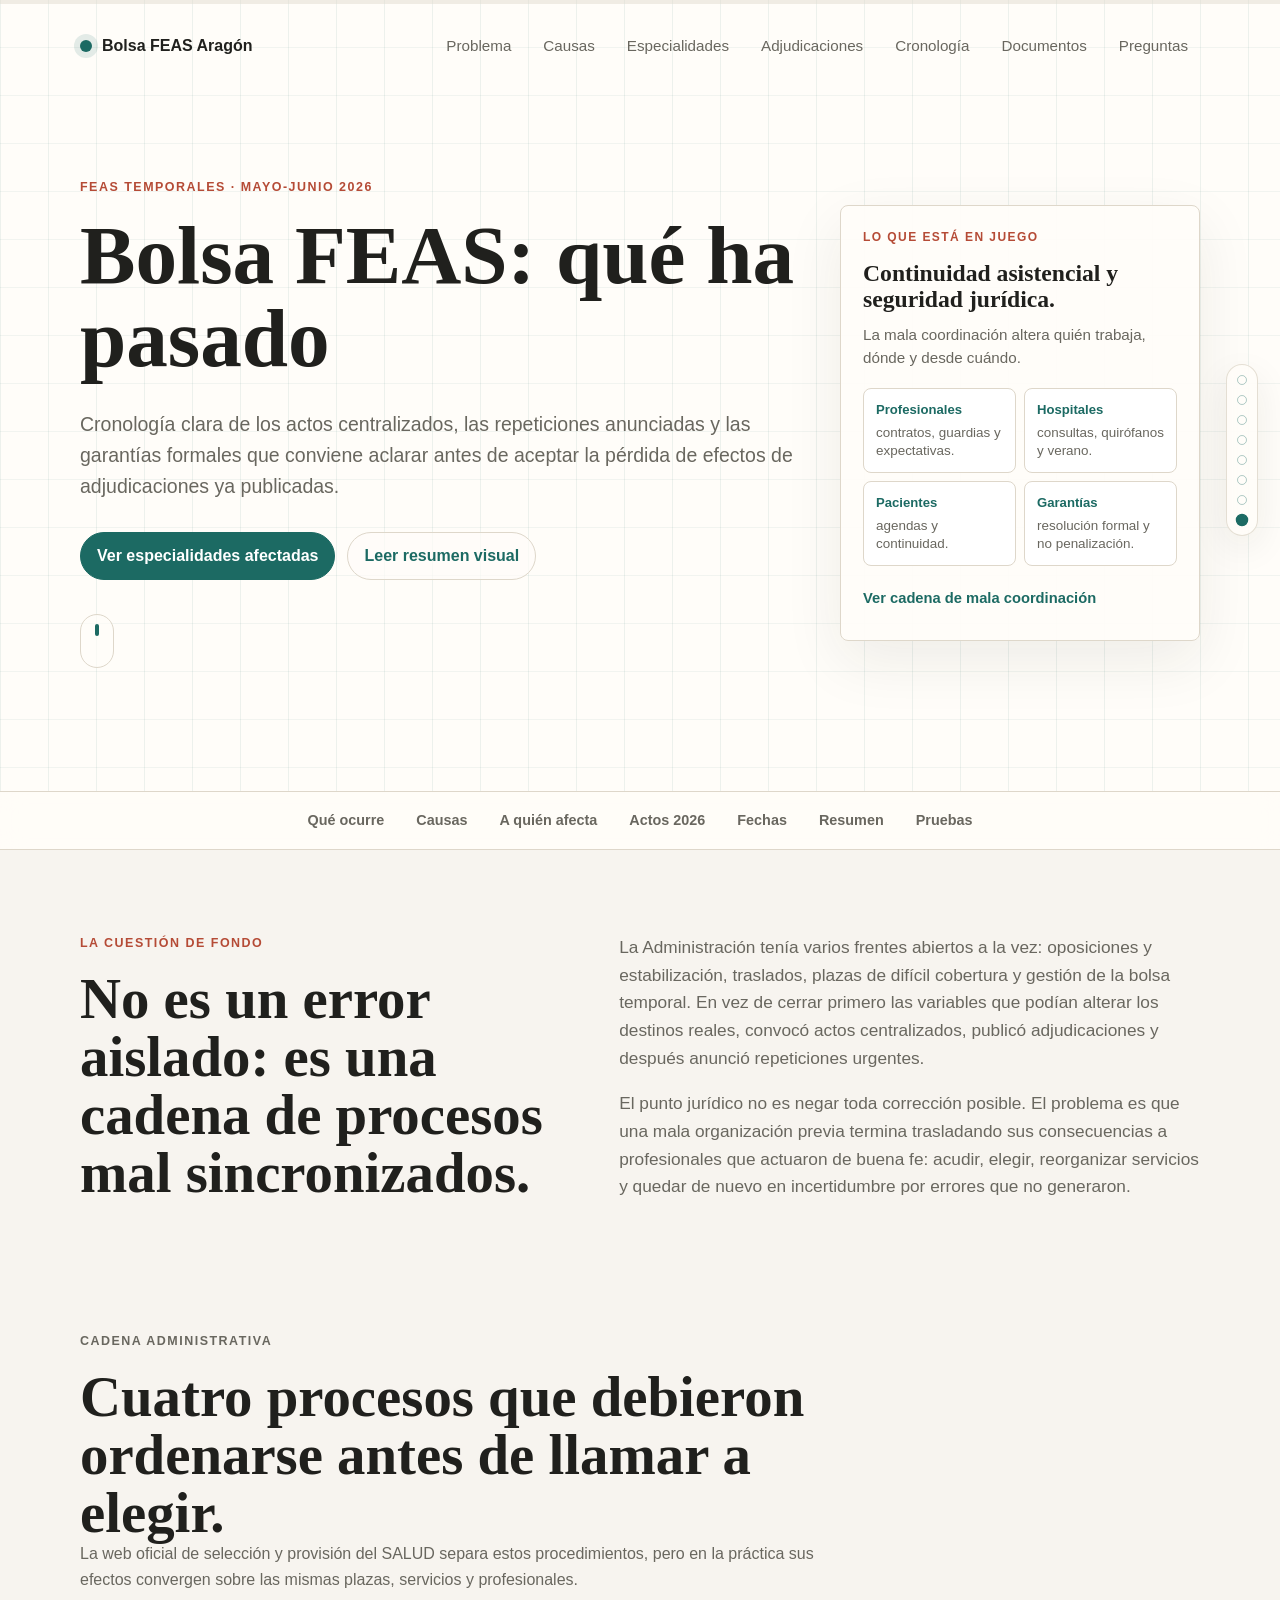
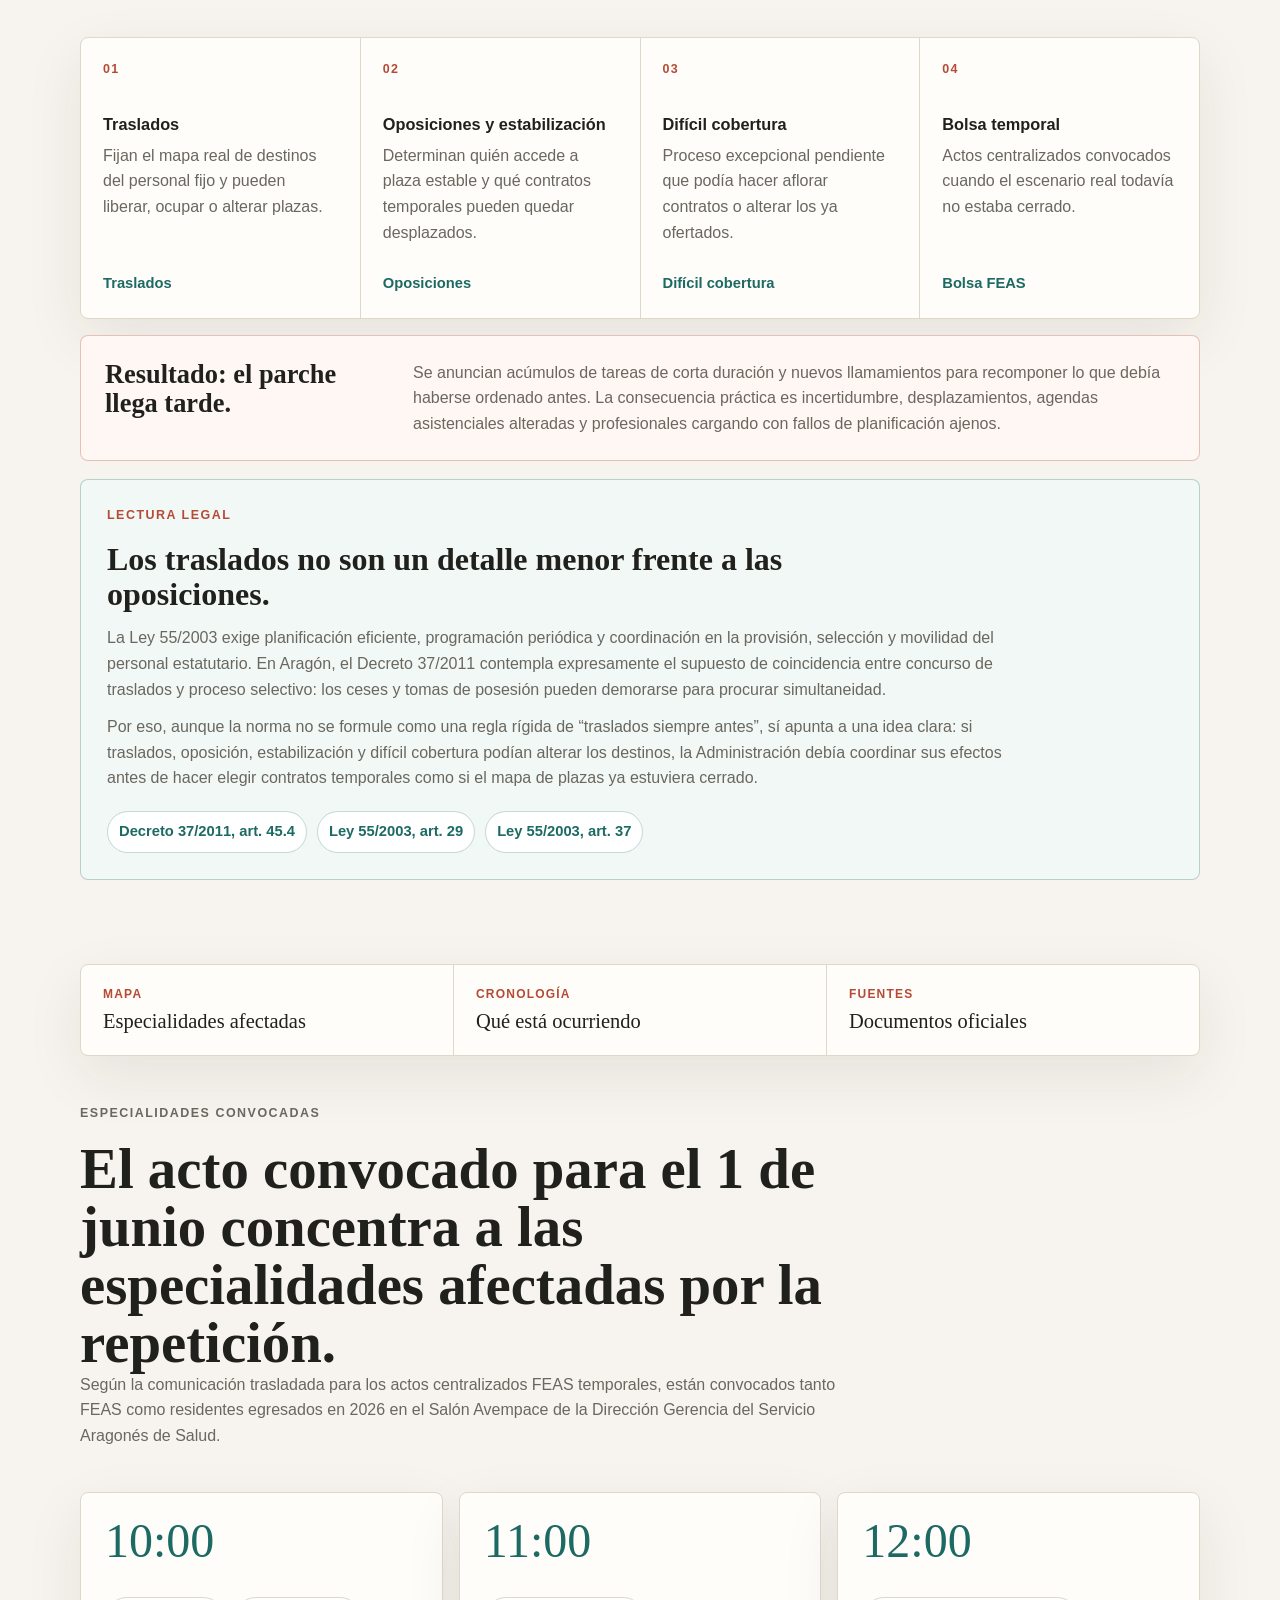
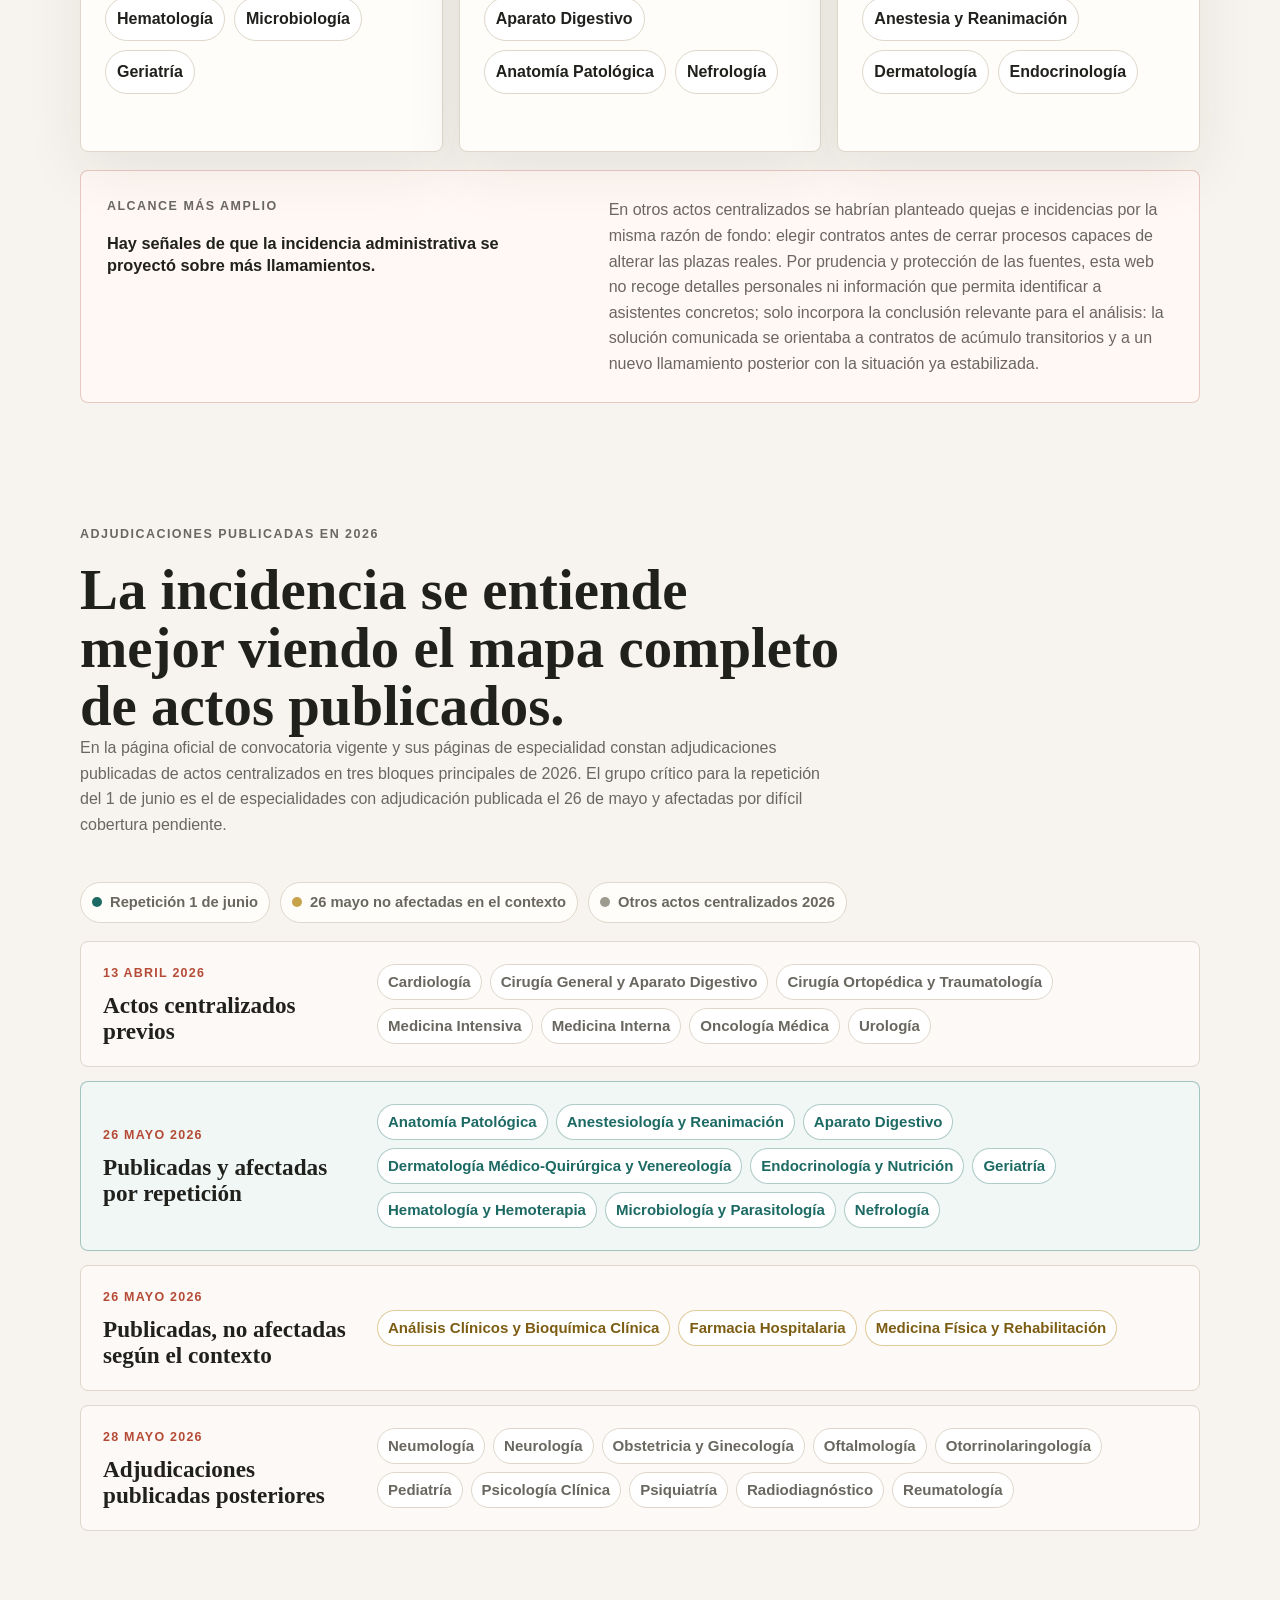
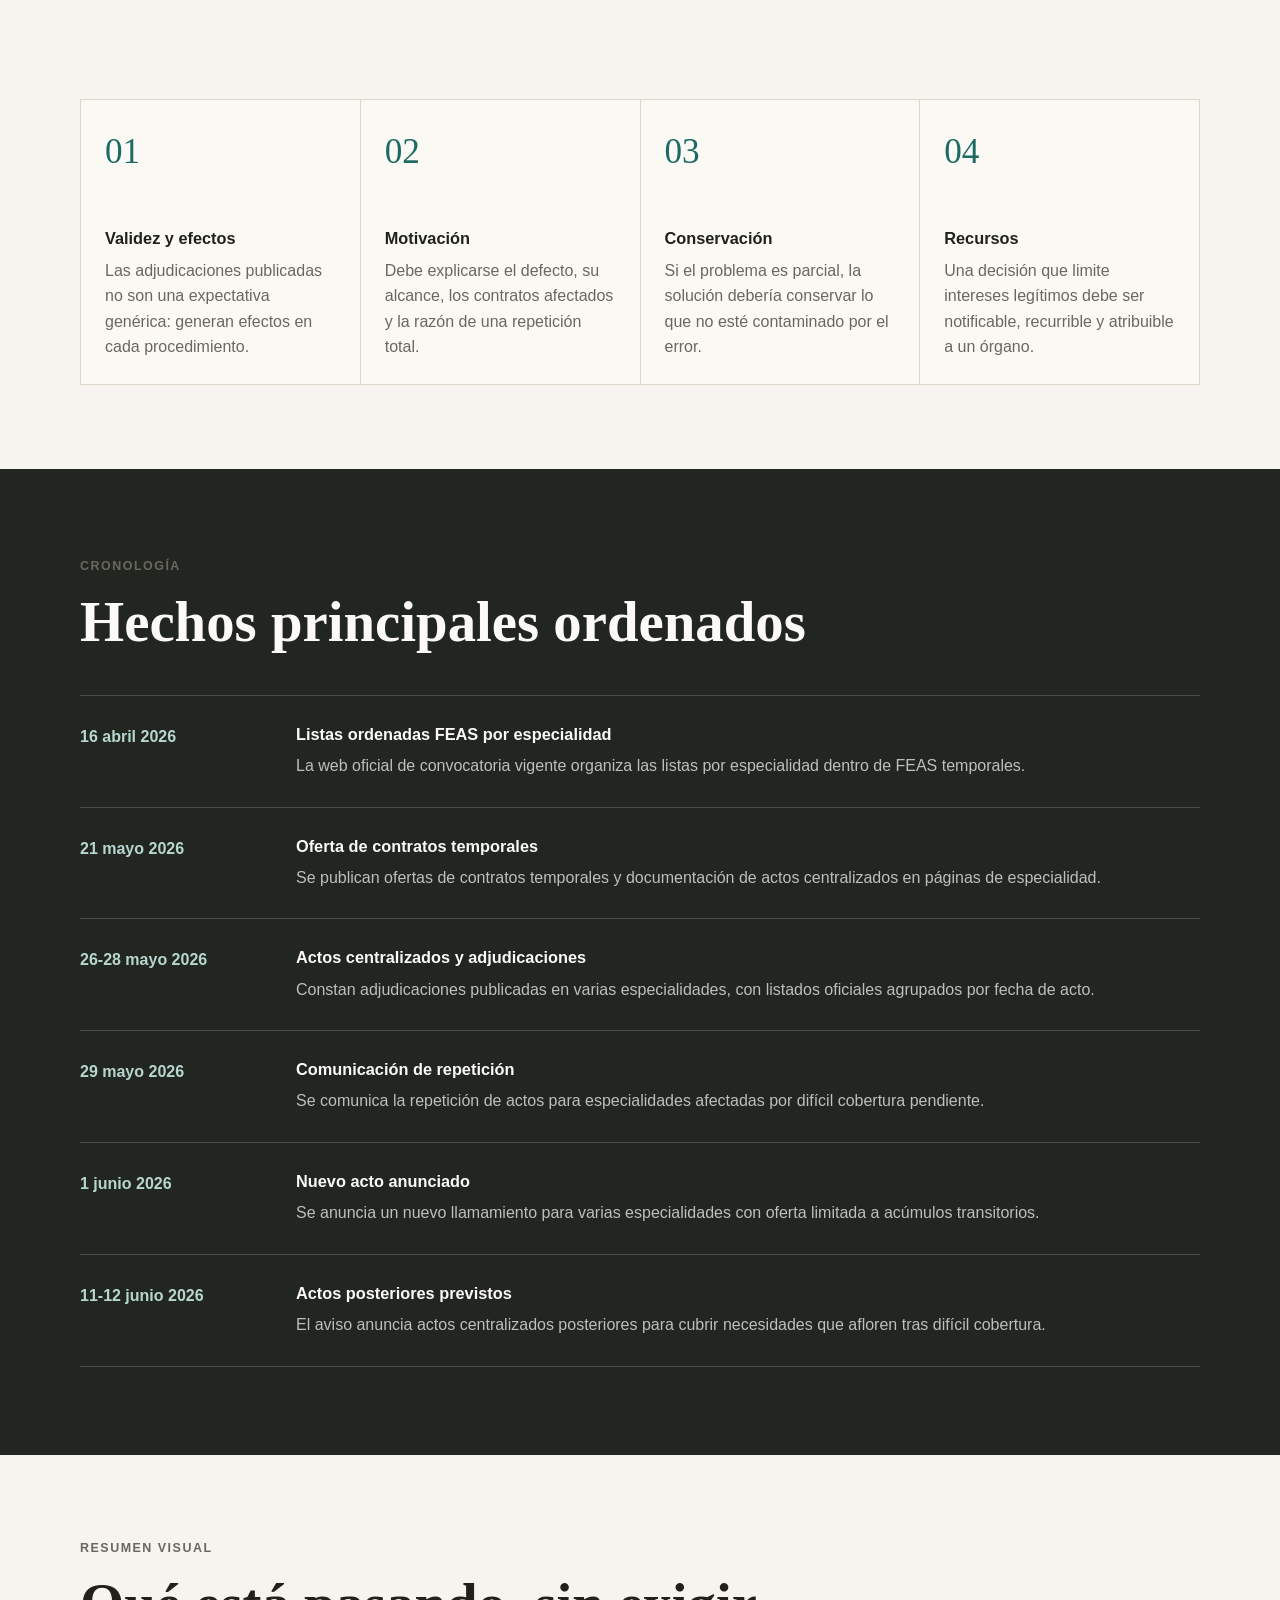
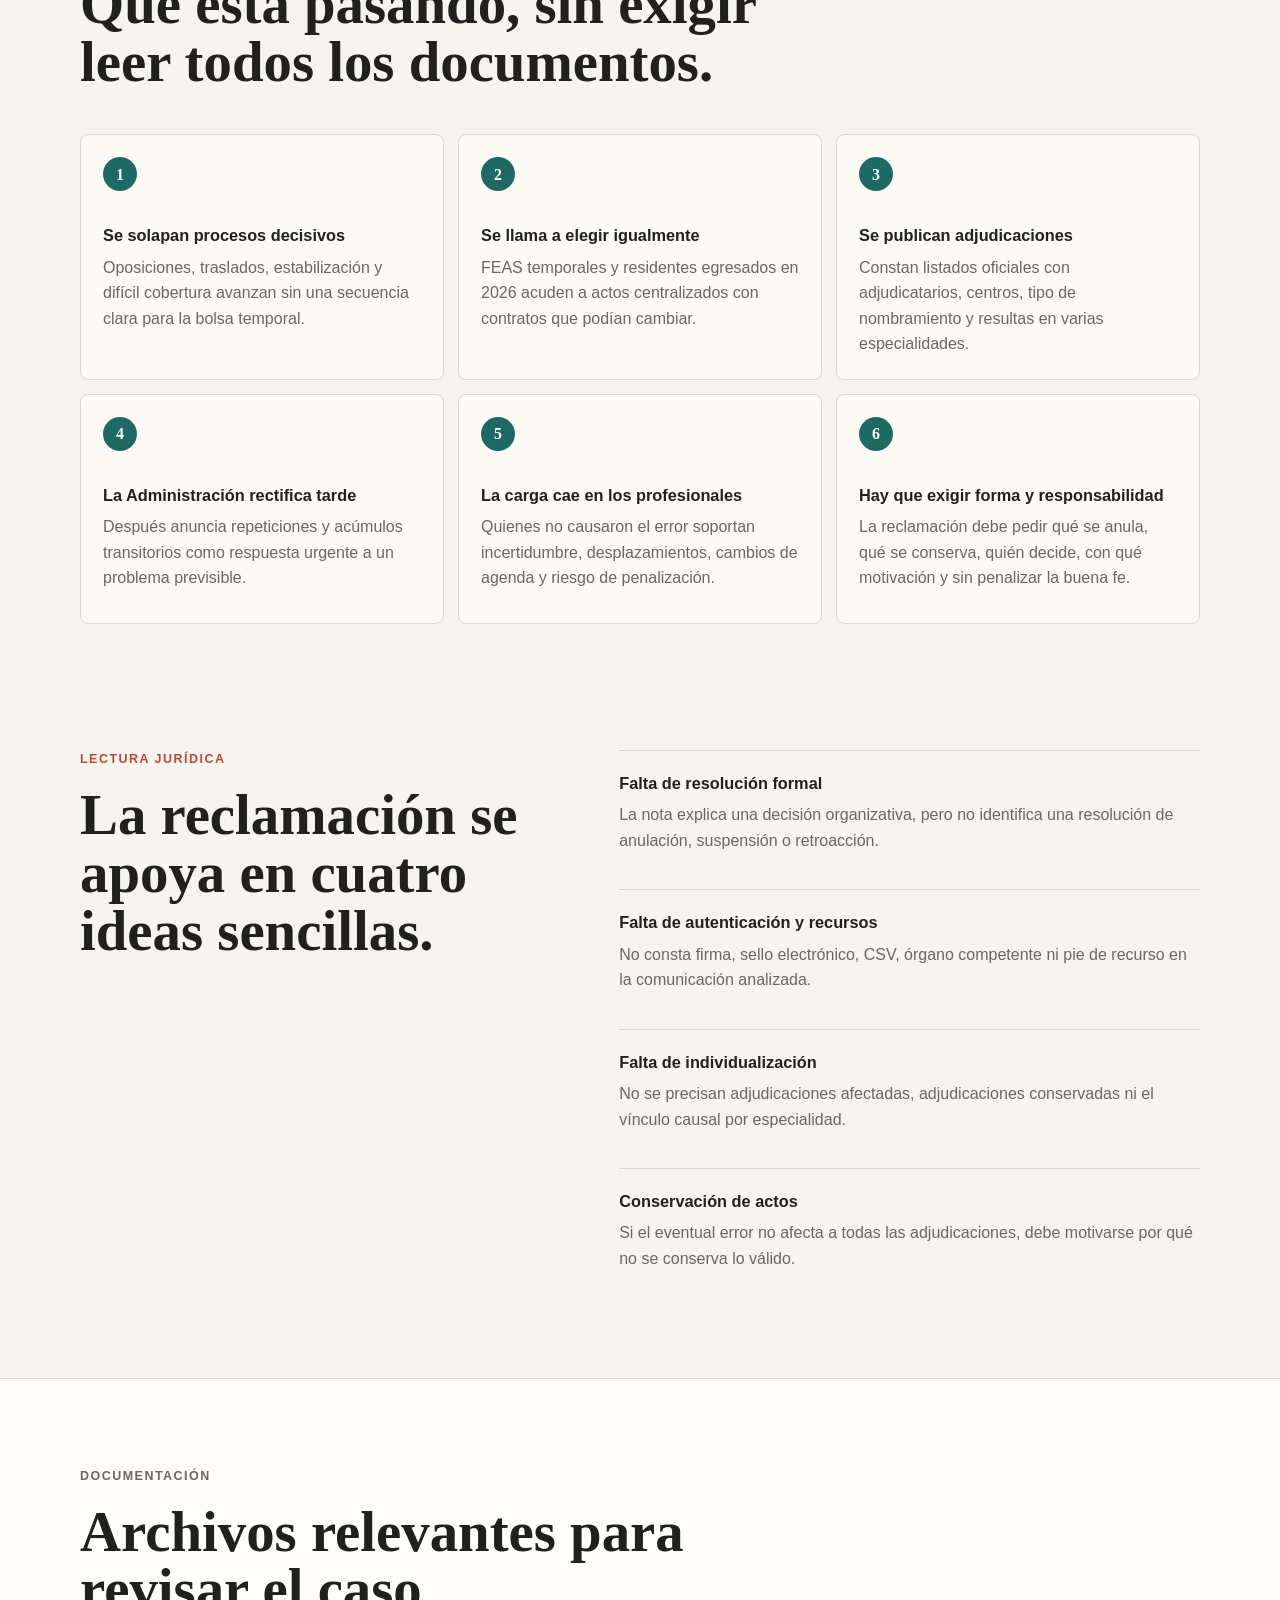
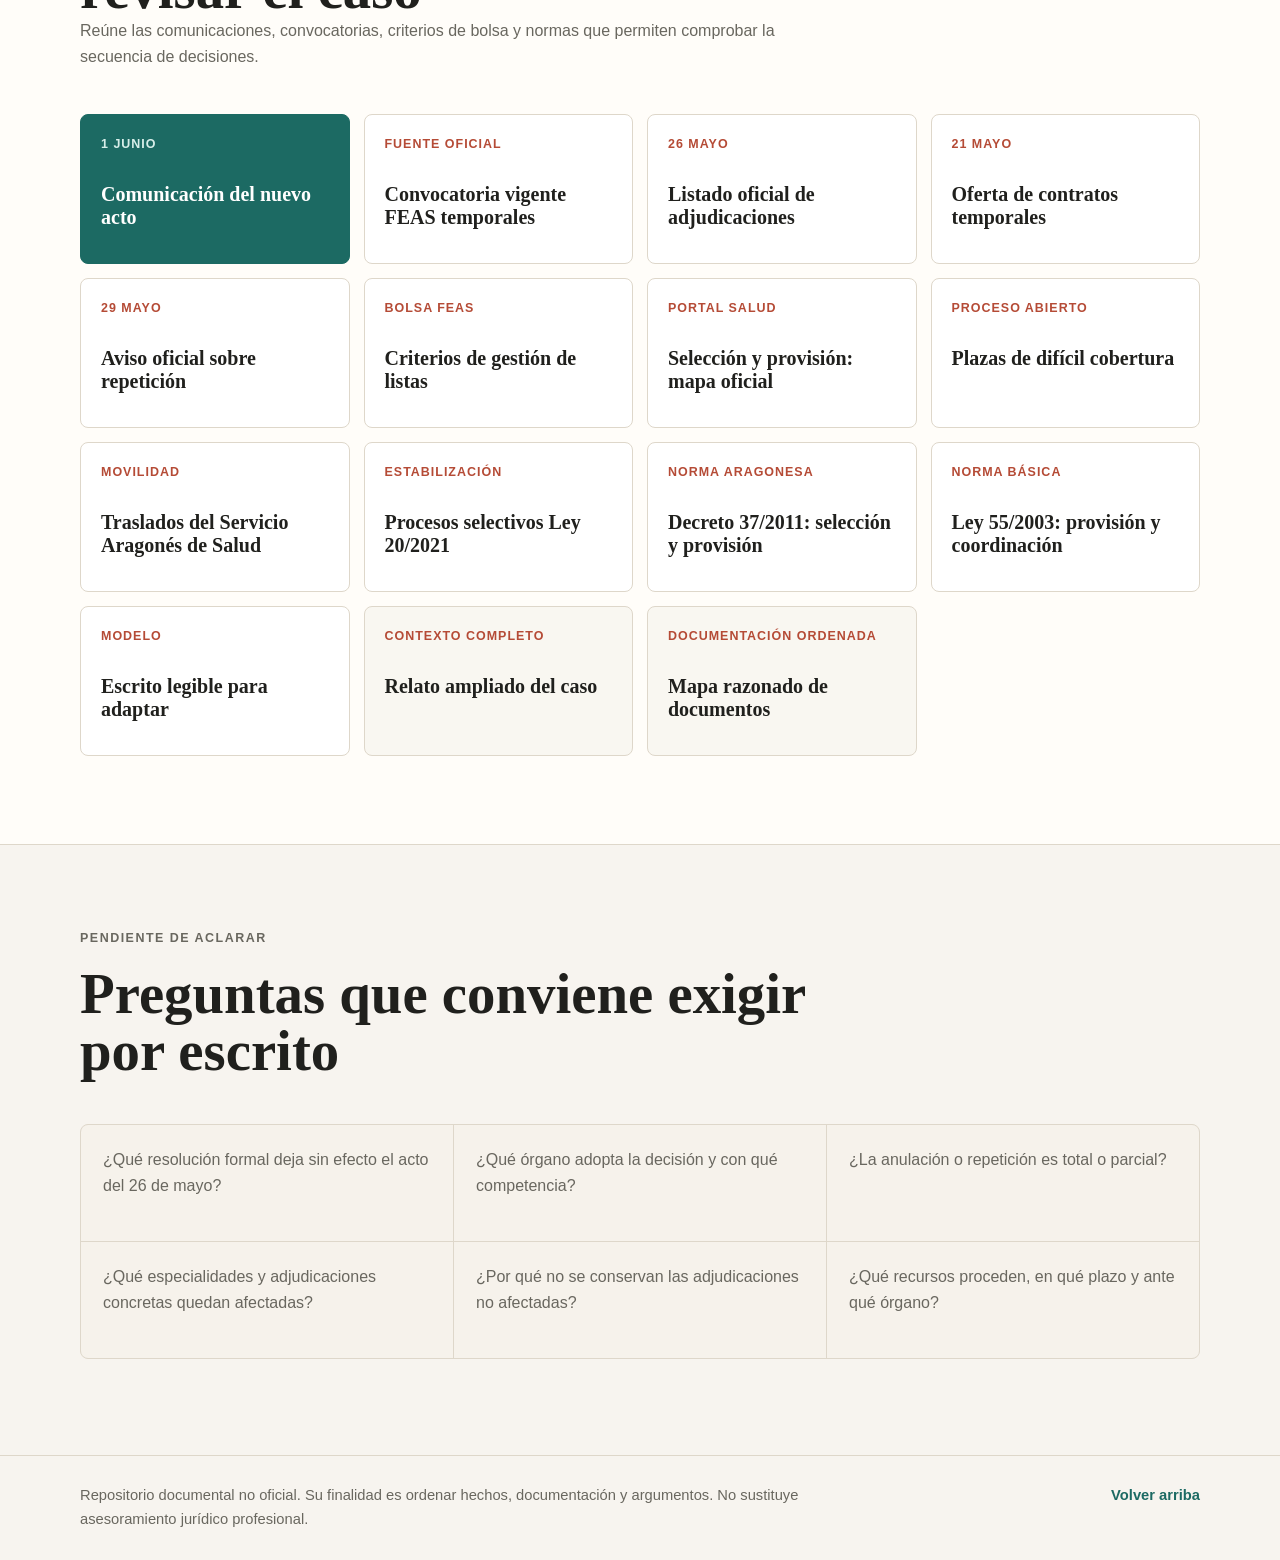
<file: index.html>
<!doctype html>
<html lang="es">
  <head>
    <meta charset="utf-8" />
    <meta name="viewport" content="width=device-width, initial-scale=1" />
    <meta name="robots" content="index,follow" />
    <title>Actos centralizados Bolsa FEAS Aragón | Cronología y documentación</title>
    <meta
      name="description"
      content="Resumen ordenado de la controversia sobre la repetición de actos centralizados de Bolsa FEAS Aragón en varias especialidades, mayo-junio de 2026."
    />
    <link rel="canonical" href="https://guallar7.github.io/bolsa-feas-aragon-adjudicacion-2026/" />
    <meta property="og:site_name" content="Bolsa FEAS Aragón" />
    <meta property="og:locale" content="es_ES" />
    <meta property="og:type" content="website" />
    <meta property="og:url" content="https://guallar7.github.io/bolsa-feas-aragon-adjudicacion-2026/" />
    <meta property="og:title" content="Bolsa FEAS Aragón: qué ha pasado" />
    <meta
      property="og:description"
      content="Cronología clara, impacto asistencial y documentación oficial sobre los actos centralizados FEAS de mayo-junio de 2026."
    />
    <meta
      property="og:image"
      content="https://guallar7.github.io/bolsa-feas-aragon-adjudicacion-2026/assets/og-image.png"
    />
    <meta property="og:image:secure_url" content="https://guallar7.github.io/bolsa-feas-aragon-adjudicacion-2026/assets/og-image.png" />
    <meta property="og:image:type" content="image/png" />
    <meta property="og:image:width" content="1200" />
    <meta property="og:image:height" content="630" />
    <meta property="og:image:alt" content="Bolsa FEAS Aragón: cronología e impacto de los actos centralizados 2026" />
    <meta name="twitter:card" content="summary_large_image" />
    <meta name="twitter:title" content="Bolsa FEAS Aragón: qué ha pasado" />
    <meta
      name="twitter:description"
      content="Cronología clara, impacto asistencial y documentación oficial sobre los actos centralizados FEAS de mayo-junio de 2026."
    />
    <meta name="twitter:image" content="https://guallar7.github.io/bolsa-feas-aragon-adjudicacion-2026/assets/og-image.png" />
    <link
      rel="icon"
      href="data:image/svg+xml,%3Csvg xmlns='http://www.w3.org/2000/svg' viewBox='0 0 32 32'%3E%3Crect width='32' height='32' rx='7' fill='%231c6a63'/%3E%3Cpath d='M9 20h14v3H9zm0-6h14v3H9zm0-6h14v3H9z' fill='%23fffdf9'/%3E%3C/svg%3E"
    />
    <link rel="stylesheet" href="styles.css" />
  </head>
  <body>
    <div class="scroll-progress" aria-hidden="true">
      <span></span>
    </div>

    <nav class="section-rail" aria-label="Progreso por secciones">
      <a href="#problema" data-section-target="problema" aria-label="Problema"></a>
      <a href="#causas" data-section-target="causas" aria-label="Causas administrativas"></a>
      <a href="#especialidades" data-section-target="especialidades" aria-label="Especialidades"></a>
      <a href="#adjudicaciones" data-section-target="adjudicaciones" aria-label="Adjudicaciones 2026"></a>
      <a href="#cronologia" data-section-target="cronologia" aria-label="Cronología"></a>
      <a href="#resumen" data-section-target="resumen" aria-label="Resumen"></a>
      <a href="#documentos" data-section-target="documentos" aria-label="Documentos"></a>
      <a href="#preguntas" data-section-target="preguntas" aria-label="Preguntas"></a>
    </nav>

    <header class="site-header" id="inicio">
      <nav class="nav" aria-label="Navegación principal">
        <a class="mark" href="#inicio" aria-label="Inicio">
          <span class="mark-dot"></span>
          Bolsa FEAS Aragón
        </a>
        <div class="nav-links">
          <a href="#problema">Problema</a>
          <a href="#causas">Causas</a>
          <a href="#especialidades">Especialidades</a>
          <a href="#adjudicaciones">Adjudicaciones</a>
          <a href="#cronologia">Cronología</a>
          <a href="#documentos">Documentos</a>
          <a href="#preguntas">Preguntas</a>
        </div>
      </nav>

      <section class="hero">
        <div class="hero-copy">
          <p class="eyebrow">FEAS temporales · Mayo-junio 2026</p>
          <h1>Bolsa FEAS: qué ha pasado</h1>
          <p class="lead">
            Cronología clara de los actos centralizados, las repeticiones anunciadas y las garantías
            formales que conviene aclarar antes de aceptar la pérdida de efectos de adjudicaciones ya
            publicadas.
          </p>
          <div class="hero-actions" aria-label="Accesos destacados">
            <a class="button primary-button" href="#especialidades">Ver especialidades afectadas</a>
            <a class="button ghost-button" href="#resumen">Leer resumen visual</a>
          </div>
          <a class="scroll-cue" href="#problema" aria-label="Continuar hacia el contenido">
            <span></span>
          </a>
        </div>
        <aside class="status-panel" aria-label="Impacto real del caso">
          <p class="panel-kicker">Lo que está en juego</p>
          <strong class="panel-title">Continuidad asistencial y seguridad jurídica.</strong>
          <p class="panel-copy">
            La mala coordinación altera quién trabaja, dónde y desde cuándo.
          </p>
          <ul class="impact-list">
            <li><span>Profesionales</span> contratos, guardias y expectativas.</li>
            <li><span>Hospitales</span> consultas, quirófanos y verano.</li>
            <li><span>Pacientes</span> agendas y continuidad.</li>
            <li><span>Garantías</span> resolución formal y no penalización.</li>
          </ul>
          <a class="panel-link" href="#causas">Ver cadena de mala coordinación</a>
        </aside>
      </section>
    </header>

    <main>
      <aside class="quick-map" aria-label="Ruta rápida">
        <a href="#problema">Qué ocurre</a>
        <a href="#causas">Causas</a>
        <a href="#especialidades">A quién afecta</a>
        <a href="#adjudicaciones">Actos 2026</a>
        <a href="#cronologia">Fechas</a>
        <a href="#resumen">Resumen</a>
        <a href="#documentos">Pruebas</a>
      </aside>

      <section class="section intro-grid" id="problema">
        <div>
          <p class="section-kicker">La cuestión de fondo</p>
          <h2>No es un error aislado: es una cadena de procesos mal sincronizados.</h2>
        </div>
        <div class="intro-copy">
          <p>
            La Administración tenía varios frentes abiertos a la vez: oposiciones y estabilización,
            traslados, plazas de difícil cobertura y gestión de la bolsa temporal. En vez de cerrar
            primero las variables que podían alterar los destinos reales, convocó actos centralizados,
            publicó adjudicaciones y después anunció repeticiones urgentes.
          </p>
          <p>
            El punto jurídico no es negar toda corrección posible. El problema es que una mala
            organización previa termina trasladando sus consecuencias a profesionales que actuaron de
            buena fe: acudir, elegir, reorganizar servicios y quedar de nuevo en incertidumbre por
            errores que no generaron.
          </p>
        </div>
      </section>

      <section class="section causes-section" id="causas">
        <div class="section-heading wide-heading">
          <p class="section-kicker">Cadena administrativa</p>
          <h2>Cuatro procesos que debieron ordenarse antes de llamar a elegir.</h2>
          <p>
            La web oficial de selección y provisión del SALUD separa estos procedimientos, pero en la
            práctica sus efectos convergen sobre las mismas plazas, servicios y profesionales.
          </p>
        </div>

        <div class="chain-grid">
          <article>
            <span>01</span>
            <h3>Traslados</h3>
            <p>Fijan el mapa real de destinos del personal fijo y pueden liberar, ocupar o alterar plazas.</p>
            <a href="https://www.aragon.es/-/traslados">Traslados</a>
          </article>
          <article>
            <span>02</span>
            <h3>Oposiciones y estabilización</h3>
            <p>Determinan quién accede a plaza estable y qué contratos temporales pueden quedar desplazados.</p>
            <a href="https://www.aragon.es/-/oposiciones">Oposiciones</a>
          </article>
          <article>
            <span>03</span>
            <h3>Difícil cobertura</h3>
            <p>Proceso excepcional pendiente que podía hacer aflorar contratos o alterar los ya ofertados.</p>
            <a href="https://www.aragon.es/-/procesos-selectivos-plazas-dificil-cobertura.-servicio-aragones-de-salud">Difícil cobertura</a>
          </article>
          <article>
            <span>04</span>
            <h3>Bolsa temporal</h3>
            <p>Actos centralizados convocados cuando el escenario real todavía no estaba cerrado.</p>
            <a href="https://www.aragon.es/-/convocatoria-vigente">Bolsa FEAS</a>
          </article>
        </div>

        <div class="consequence-band">
          <strong>Resultado: el parche llega tarde.</strong>
          <p>
            Se anuncian acúmulos de tareas de corta duración y nuevos llamamientos para recomponer lo
            que debía haberse ordenado antes. La consecuencia práctica es incertidumbre, desplazamientos,
            agendas asistenciales alteradas y profesionales cargando con fallos de planificación ajenos.
          </p>
        </div>

        <div class="legal-note">
          <p class="section-kicker">Lectura legal</p>
          <h3>Los traslados no son un detalle menor frente a las oposiciones.</h3>
          <p>
            La Ley 55/2003 exige planificación eficiente, programación periódica y coordinación en la
            provisión, selección y movilidad del personal estatutario. En Aragón, el Decreto 37/2011
            contempla expresamente el supuesto de coincidencia entre concurso de traslados y proceso
            selectivo: los ceses y tomas de posesión pueden demorarse para procurar simultaneidad.
          </p>
          <p>
            Por eso, aunque la norma no se formule como una regla rígida de “traslados siempre antes”,
            sí apunta a una idea clara: si traslados, oposición, estabilización y difícil cobertura
            podían alterar los destinos, la Administración debía coordinar sus efectos antes de hacer
            elegir contratos temporales como si el mapa de plazas ya estuviera cerrado.
          </p>
          <div class="legal-links">
            <a href="03_documentacion_oficial/05_normativa_general/20110317_decreto_37_2011_seleccion_personal_estatutario.pdf">Decreto 37/2011, art. 45.4</a>
            <a href="https://www.boe.es/buscar/act.php?id=BOE-A-2003-23101#a29">Ley 55/2003, art. 29</a>
            <a href="https://www.boe.es/buscar/act.php?id=BOE-A-2003-23101#a37">Ley 55/2003, art. 37</a>
          </div>
        </div>
      </section>

      <section class="section discovery-strip" aria-label="Lectura rápida">
        <a href="#especialidades">
          <span>Mapa</span>
          Especialidades afectadas
        </a>
        <a href="#resumen">
          <span>Cronología</span>
          Qué está ocurriendo
        </a>
        <a href="#documentos">
          <span>Fuentes</span>
          Documentos oficiales
        </a>
      </section>

      <section class="section specialties-section" id="especialidades">
        <div class="section-heading wide-heading">
          <p class="section-kicker">Especialidades convocadas</p>
          <h2>El acto convocado para el 1 de junio concentra a las especialidades afectadas por la repetición.</h2>
          <p>
            Según la comunicación trasladada para los actos centralizados FEAS temporales, están
            convocados tanto FEAS como residentes egresados en 2026 en el Salón Avempace de la
            Dirección Gerencia del Servicio Aragonés de Salud.
          </p>
        </div>

        <div class="schedule-board">
          <article class="schedule-card">
            <time datetime="2026-06-01T10:00">10:00</time>
            <div class="specialty-tags">
              <span>Hematología</span>
              <span>Microbiología</span>
              <span>Geriatría</span>
            </div>
          </article>
          <article class="schedule-card">
            <time datetime="2026-06-01T11:00">11:00</time>
            <div class="specialty-tags">
              <span>Aparato Digestivo</span>
              <span>Anatomía Patológica</span>
              <span>Nefrología</span>
            </div>
          </article>
          <article class="schedule-card">
            <time datetime="2026-06-01T12:00">12:00</time>
            <div class="specialty-tags">
              <span>Anestesia y Reanimación</span>
              <span>Dermatología</span>
              <span>Endocrinología</span>
            </div>
          </article>
        </div>

        <div class="pattern-note">
          <div>
            <p class="section-kicker">Alcance más amplio</p>
            <h3>Hay señales de que la incidencia administrativa se proyectó sobre más llamamientos.</h3>
          </div>
          <p>
            En otros actos centralizados se habrían planteado quejas e incidencias por la misma razón
            de fondo: elegir contratos antes de cerrar procesos capaces de alterar las plazas reales.
            Por prudencia y protección de las fuentes, esta web no recoge detalles personales ni
            información que permita identificar a asistentes concretos; solo incorpora la conclusión
            relevante para el análisis: la solución comunicada se orientaba a contratos de acúmulo
            transitorios y a un nuevo llamamiento posterior con la situación ya estabilizada.
          </p>
        </div>
      </section>

      <section class="section adjudications-section" id="adjudicaciones">
        <div class="section-heading wide-heading">
          <p class="section-kicker">Adjudicaciones publicadas en 2026</p>
          <h2>La incidencia se entiende mejor viendo el mapa completo de actos publicados.</h2>
          <p>
            En la página oficial de convocatoria vigente y sus páginas de especialidad constan
            adjudicaciones publicadas de actos centralizados en tres bloques principales de 2026.
            El grupo crítico para la repetición del 1 de junio es el de especialidades con
            adjudicación publicada el 26 de mayo y afectadas por difícil cobertura pendiente.
          </p>
        </div>

        <div class="legend" aria-label="Leyenda de grupos">
          <span><i class="legend-dot affected"></i> Repetición 1 de junio</span>
          <span><i class="legend-dot not-affected"></i> 26 mayo no afectadas en el contexto</span>
          <span><i class="legend-dot other"></i> Otros actos centralizados 2026</span>
        </div>

        <div class="adjudication-groups">
          <article class="adjudication-group">
            <div class="group-date">
              <span>13 abril 2026</span>
              <strong>Actos centralizados previos</strong>
            </div>
            <div class="specialty-list compact-list">
              <span>Cardiología</span>
              <span>Cirugía General y Aparato Digestivo</span>
              <span>Cirugía Ortopédica y Traumatología</span>
              <span>Medicina Intensiva</span>
              <span>Medicina Interna</span>
              <span>Oncología Médica</span>
              <span>Urología</span>
            </div>
          </article>

          <article class="adjudication-group highlight-group">
            <div class="group-date">
              <span>26 mayo 2026</span>
              <strong>Publicadas y afectadas por repetición</strong>
            </div>
            <div class="specialty-list">
              <span class="affected-item">Anatomía Patológica</span>
              <span class="affected-item">Anestesiología y Reanimación</span>
              <span class="affected-item">Aparato Digestivo</span>
              <span class="affected-item">Dermatología Médico-Quirúrgica y Venereología</span>
              <span class="affected-item">Endocrinología y Nutrición</span>
              <span class="affected-item">Geriatría</span>
              <span class="affected-item">Hematología y Hemoterapia</span>
              <span class="affected-item">Microbiología y Parasitología</span>
              <span class="affected-item">Nefrología</span>
            </div>
          </article>

          <article class="adjudication-group">
            <div class="group-date">
              <span>26 mayo 2026</span>
              <strong>Publicadas, no afectadas según el contexto</strong>
            </div>
            <div class="specialty-list compact-list">
              <span class="not-affected-item">Análisis Clínicos y Bioquímica Clínica</span>
              <span class="not-affected-item">Farmacia Hospitalaria</span>
              <span class="not-affected-item">Medicina Física y Rehabilitación</span>
            </div>
          </article>

          <article class="adjudication-group">
            <div class="group-date">
              <span>28 mayo 2026</span>
              <strong>Adjudicaciones publicadas posteriores</strong>
            </div>
            <div class="specialty-list compact-list">
              <span>Neumología</span>
              <span>Neurología</span>
              <span>Obstetricia y Ginecología</span>
              <span>Oftalmología</span>
              <span>Otorrinolaringología</span>
              <span>Pediatría</span>
              <span>Psicología Clínica</span>
              <span>Psiquiatría</span>
              <span>Radiodiagnóstico</span>
              <span>Reumatología</span>
            </div>
          </article>
        </div>
      </section>

      <section class="section">
        <div class="principles">
          <article>
            <span class="number">01</span>
            <h3>Validez y efectos</h3>
            <p>Las adjudicaciones publicadas no son una expectativa genérica: generan efectos en cada procedimiento.</p>
          </article>
          <article>
            <span class="number">02</span>
            <h3>Motivación</h3>
            <p>Debe explicarse el defecto, su alcance, los contratos afectados y la razón de una repetición total.</p>
          </article>
          <article>
            <span class="number">03</span>
            <h3>Conservación</h3>
            <p>Si el problema es parcial, la solución debería conservar lo que no esté contaminado por el error.</p>
          </article>
          <article>
            <span class="number">04</span>
            <h3>Recursos</h3>
            <p>Una decisión que limite intereses legítimos debe ser notificable, recurrible y atribuible a un órgano.</p>
          </article>
        </div>
      </section>

      <section class="section timeline-section" id="cronologia">
        <div class="section-heading">
          <p class="section-kicker">Cronología</p>
          <h2>Hechos principales ordenados</h2>
        </div>

        <ol class="timeline">
          <li>
            <time datetime="2026-04-16">16 abril 2026</time>
            <div>
              <h3>Listas ordenadas FEAS por especialidad</h3>
              <p>La web oficial de convocatoria vigente organiza las listas por especialidad dentro de FEAS temporales.</p>
            </div>
          </li>
          <li>
            <time datetime="2026-05-21">21 mayo 2026</time>
            <div>
              <h3>Oferta de contratos temporales</h3>
              <p>Se publican ofertas de contratos temporales y documentación de actos centralizados en páginas de especialidad.</p>
            </div>
          </li>
          <li>
            <time datetime="2026-05-26">26-28 mayo 2026</time>
            <div>
              <h3>Actos centralizados y adjudicaciones</h3>
              <p>Constan adjudicaciones publicadas en varias especialidades, con listados oficiales agrupados por fecha de acto.</p>
            </div>
          </li>
          <li>
            <time datetime="2026-05-29">29 mayo 2026</time>
            <div>
              <h3>Comunicación de repetición</h3>
              <p>Se comunica la repetición de actos para especialidades afectadas por difícil cobertura pendiente.</p>
            </div>
          </li>
          <li>
            <time datetime="2026-06-01">1 junio 2026</time>
            <div>
              <h3>Nuevo acto anunciado</h3>
              <p>Se anuncia un nuevo llamamiento para varias especialidades con oferta limitada a acúmulos transitorios.</p>
            </div>
          </li>
          <li>
            <time datetime="2026-06-11">11-12 junio 2026</time>
            <div>
              <h3>Actos posteriores previstos</h3>
              <p>El aviso anuncia actos centralizados posteriores para cubrir necesidades que afloren tras difícil cobertura.</p>
            </div>
          </li>
        </ol>
      </section>

      <section class="section readable-section" id="resumen">
        <div class="section-heading wide-heading">
          <p class="section-kicker">Resumen visual</p>
          <h2>Qué está pasando, sin exigir leer todos los documentos.</h2>
        </div>

        <div class="story-grid">
          <article>
            <span>1</span>
            <h3>Se solapan procesos decisivos</h3>
            <p>Oposiciones, traslados, estabilización y difícil cobertura avanzan sin una secuencia clara para la bolsa temporal.</p>
          </article>
          <article>
            <span>2</span>
            <h3>Se llama a elegir igualmente</h3>
            <p>FEAS temporales y residentes egresados en 2026 acuden a actos centralizados con contratos que podían cambiar.</p>
          </article>
          <article>
            <span>3</span>
            <h3>Se publican adjudicaciones</h3>
            <p>Constan listados oficiales con adjudicatarios, centros, tipo de nombramiento y resultas en varias especialidades.</p>
          </article>
          <article>
            <span>4</span>
            <h3>La Administración rectifica tarde</h3>
            <p>Después anuncia repeticiones y acúmulos transitorios como respuesta urgente a un problema previsible.</p>
          </article>
          <article>
            <span>5</span>
            <h3>La carga cae en los profesionales</h3>
            <p>Quienes no causaron el error soportan incertidumbre, desplazamientos, cambios de agenda y riesgo de penalización.</p>
          </article>
          <article>
            <span>6</span>
            <h3>Hay que exigir forma y responsabilidad</h3>
            <p>La reclamación debe pedir qué se anula, qué se conserva, quién decide, con qué motivación y sin penalizar la buena fe.</p>
          </article>
        </div>
      </section>

      <section class="section split">
        <div>
          <p class="section-kicker">Lectura jurídica</p>
          <h2>La reclamación se apoya en cuatro ideas sencillas.</h2>
        </div>
        <div class="argument-list">
          <article>
            <h3>Falta de resolución formal</h3>
            <p>La nota explica una decisión organizativa, pero no identifica una resolución de anulación, suspensión o retroacción.</p>
          </article>
          <article>
            <h3>Falta de autenticación y recursos</h3>
            <p>No consta firma, sello electrónico, CSV, órgano competente ni pie de recurso en la comunicación analizada.</p>
          </article>
          <article>
            <h3>Falta de individualización</h3>
            <p>No se precisan adjudicaciones afectadas, adjudicaciones conservadas ni el vínculo causal por especialidad.</p>
          </article>
          <article>
            <h3>Conservación de actos</h3>
            <p>Si el eventual error no afecta a todas las adjudicaciones, debe motivarse por qué no se conserva lo válido.</p>
          </article>
        </div>
      </section>

      <section class="section docs-section" id="documentos">
        <div class="section-heading">
          <p class="section-kicker">Documentación</p>
          <h2>Archivos relevantes para revisar el caso</h2>
          <p>
            Reúne las comunicaciones, convocatorias, criterios de bolsa y normas que permiten comprobar la secuencia de decisiones.
          </p>
        </div>

        <div class="doc-grid">
          <a class="doc-card primary" href="01_envio_generico/adjuntos/02_comunicacion_acto_1_junio_bolsa_feas.pdf">
            <span>1 junio</span>
            <strong>Comunicación del nuevo acto</strong>
          </a>
          <a class="doc-card" href="https://www.aragon.es/-/convocatoria-vigente">
            <span>Fuente oficial</span>
            <strong>Convocatoria vigente FEAS temporales</strong>
          </a>
          <a class="doc-card" href="03_documentacion_oficial/01_acto_centralizado_2026/20260526_adjudicaciones_acto_centralizado_anestesia.pdf">
            <span>26 mayo</span>
            <strong>Listado oficial de adjudicaciones</strong>
          </a>
          <a class="doc-card" href="03_documentacion_oficial/01_acto_centralizado_2026/20260521_oferta_contratos_temporales_anestesia.pdf">
            <span>21 mayo</span>
            <strong>Oferta de contratos temporales</strong>
          </a>
          <a class="doc-card" href="03_documentacion_oficial/06_avisos_y_comunicaciones/20260529_aviso_viernes_29_mayo_salud.pdf">
            <span>29 mayo</span>
            <strong>Aviso oficial sobre repetición</strong>
          </a>
          <a class="doc-card" href="03_documentacion_oficial/02_normas_bolsa_fea/20221013_criterios_gestion_listas_fea_temporales.pdf">
            <span>Bolsa FEAS</span>
            <strong>Criterios de gestión de listas</strong>
          </a>
          <a class="doc-card" href="https://www.aragon.es/-/trabajar-en-el-salud-seleccion-y-provision-">
            <span>Portal SALUD</span>
            <strong>Selección y provisión: mapa oficial</strong>
          </a>
          <a class="doc-card" href="https://www.aragon.es/-/procesos-selectivos-plazas-dificil-cobertura.-servicio-aragones-de-salud">
            <span>Proceso abierto</span>
            <strong>Plazas de difícil cobertura</strong>
          </a>
          <a class="doc-card" href="https://www.aragon.es/-/traslados">
            <span>Movilidad</span>
            <strong>Traslados del Servicio Aragonés de Salud</strong>
          </a>
          <a class="doc-card" href="https://www.aragon.es/-/procesos-selectivos-de-estabilizacion.-ley-20/2021.-servicio-aragones-de-salud">
            <span>Estabilización</span>
            <strong>Procesos selectivos Ley 20/2021</strong>
          </a>
          <a class="doc-card" href="03_documentacion_oficial/05_normativa_general/20110317_decreto_37_2011_seleccion_personal_estatutario.pdf">
            <span>Norma aragonesa</span>
            <strong>Decreto 37/2011: selección y provisión</strong>
          </a>
          <a class="doc-card" href="https://www.boe.es/buscar/act.php?id=BOE-A-2003-23101#a29">
            <span>Norma básica</span>
            <strong>Ley 55/2003: provisión y coordinación</strong>
          </a>
          <a class="doc-card" href="modelo.html">
            <span>Modelo</span>
            <strong>Escrito legible para adaptar</strong>
          </a>
          <a class="doc-card subtle-card" href="02_contexto_y_analisis/CONTEXTO.md">
            <span>Contexto completo</span>
            <strong>Relato ampliado del caso</strong>
          </a>
          <a class="doc-card subtle-card" href="02_contexto_y_analisis/DOCUMENTACION_OFICIAL.md">
            <span>Documentación ordenada</span>
            <strong>Mapa razonado de documentos</strong>
          </a>
        </div>
      </section>

      <section class="section questions" id="preguntas">
        <div class="section-heading">
          <p class="section-kicker">Pendiente de aclarar</p>
          <h2>Preguntas que conviene exigir por escrito</h2>
        </div>
        <div class="question-grid">
          <p>¿Qué resolución formal deja sin efecto el acto del 26 de mayo?</p>
          <p>¿Qué órgano adopta la decisión y con qué competencia?</p>
          <p>¿La anulación o repetición es total o parcial?</p>
          <p>¿Qué especialidades y adjudicaciones concretas quedan afectadas?</p>
          <p>¿Por qué no se conservan las adjudicaciones no afectadas?</p>
          <p>¿Qué recursos proceden, en qué plazo y ante qué órgano?</p>
        </div>
      </section>
    </main>

    <footer class="footer">
      <p>
        Repositorio documental no oficial. Su finalidad es ordenar hechos, documentación y argumentos.
        No sustituye asesoramiento jurídico profesional.
      </p>
      <a href="#inicio">Volver arriba</a>
    </footer>
    <script src="main.js"></script>
  </body>
</html>
</file>
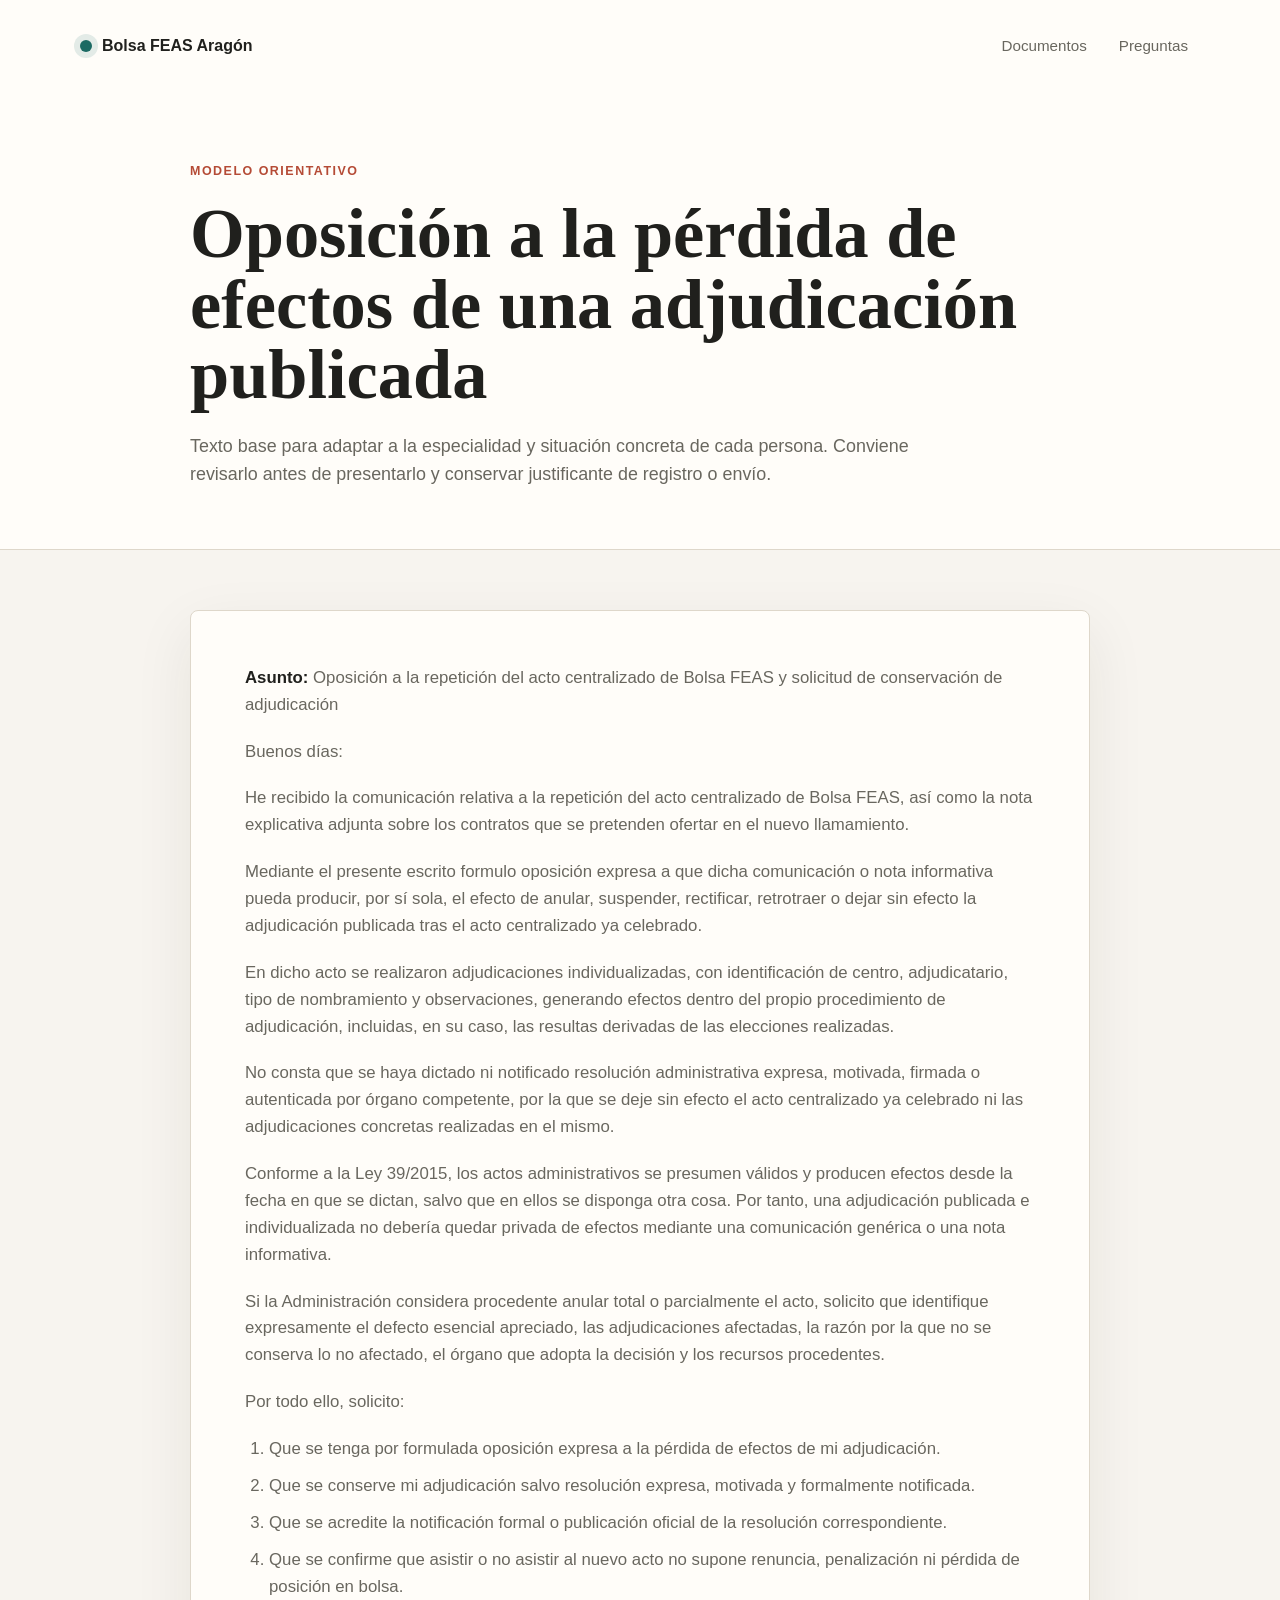
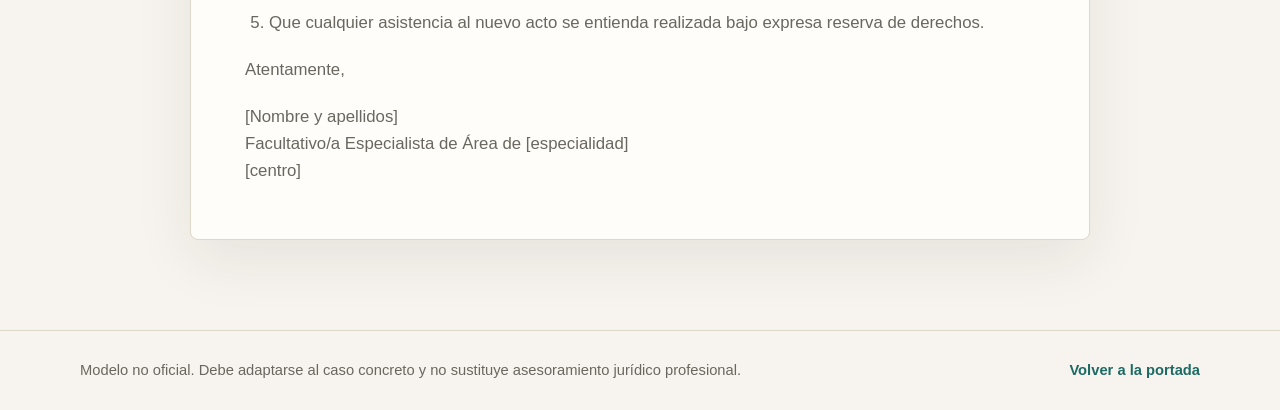
<file: modelo.html>
<!doctype html>
<html lang="es">
  <head>
    <meta charset="utf-8" />
    <meta name="viewport" content="width=device-width, initial-scale=1" />
    <meta name="robots" content="index,follow" />
    <title>Modelo de oposición | Bolsa FEAS Aragón</title>
    <meta
      name="description"
      content="Modelo legible de oposición y solicitud de aclaración formal ante la repetición de actos centralizados de Bolsa FEAS Aragón."
    />
    <link
      rel="icon"
      href="data:image/svg+xml,%3Csvg xmlns='http://www.w3.org/2000/svg' viewBox='0 0 32 32'%3E%3Crect width='32' height='32' rx='7' fill='%231c6a63'/%3E%3Cpath d='M9 20h14v3H9zm0-6h14v3H9zm0-6h14v3H9z' fill='%23fffdf9'/%3E%3C/svg%3E"
    />
    <link rel="stylesheet" href="styles.css" />
  </head>
  <body>
    <header class="document-header">
      <nav class="nav" aria-label="Navegación principal">
        <a class="mark" href="index.html">
          <span class="mark-dot"></span>
          Bolsa FEAS Aragón
        </a>
        <div class="nav-links">
          <a href="index.html#documentos">Documentos</a>
          <a href="index.html#preguntas">Preguntas</a>
        </div>
      </nav>
      <div class="document-title">
        <p class="eyebrow">Modelo orientativo</p>
        <h1>Oposición a la pérdida de efectos de una adjudicación publicada</h1>
        <p>
          Texto base para adaptar a la especialidad y situación concreta de cada persona. Conviene
          revisarlo antes de presentarlo y conservar justificante de registro o envío.
        </p>
      </div>
    </header>

    <main class="document-main">
      <article class="letter">
        <p><strong>Asunto:</strong> Oposición a la repetición del acto centralizado de Bolsa FEAS y solicitud de conservación de adjudicación</p>

        <p>Buenos días:</p>

        <p>
          He recibido la comunicación relativa a la repetición del acto centralizado de Bolsa FEAS,
          así como la nota explicativa adjunta sobre los contratos que se pretenden ofertar en el
          nuevo llamamiento.
        </p>

        <p>
          Mediante el presente escrito formulo oposición expresa a que dicha comunicación o nota
          informativa pueda producir, por sí sola, el efecto de anular, suspender, rectificar,
          retrotraer o dejar sin efecto la adjudicación publicada tras el acto centralizado ya
          celebrado.
        </p>

        <p>
          En dicho acto se realizaron adjudicaciones individualizadas, con identificación de centro,
          adjudicatario, tipo de nombramiento y observaciones, generando efectos dentro del propio
          procedimiento de adjudicación, incluidas, en su caso, las resultas derivadas de las
          elecciones realizadas.
        </p>

        <p>
          No consta que se haya dictado ni notificado resolución administrativa expresa, motivada,
          firmada o autenticada por órgano competente, por la que se deje sin efecto el acto
          centralizado ya celebrado ni las adjudicaciones concretas realizadas en el mismo.
        </p>

        <p>
          Conforme a la Ley 39/2015, los actos administrativos se presumen válidos y producen efectos
          desde la fecha en que se dictan, salvo que en ellos se disponga otra cosa. Por tanto, una
          adjudicación publicada e individualizada no debería quedar privada de efectos mediante una
          comunicación genérica o una nota informativa.
        </p>

        <p>
          Si la Administración considera procedente anular total o parcialmente el acto, solicito que
          identifique expresamente el defecto esencial apreciado, las adjudicaciones afectadas, la
          razón por la que no se conserva lo no afectado, el órgano que adopta la decisión y los
          recursos procedentes.
        </p>

        <p>Por todo ello, solicito:</p>

        <ol>
          <li>Que se tenga por formulada oposición expresa a la pérdida de efectos de mi adjudicación.</li>
          <li>Que se conserve mi adjudicación salvo resolución expresa, motivada y formalmente notificada.</li>
          <li>Que se acredite la notificación formal o publicación oficial de la resolución correspondiente.</li>
          <li>Que se confirme que asistir o no asistir al nuevo acto no supone renuncia, penalización ni pérdida de posición en bolsa.</li>
          <li>Que cualquier asistencia al nuevo acto se entienda realizada bajo expresa reserva de derechos.</li>
        </ol>

        <p>Atentamente,</p>
        <p>
          [Nombre y apellidos]<br />
          Facultativo/a Especialista de Área de [especialidad]<br />
          [centro]
        </p>
      </article>
    </main>

    <footer class="footer">
      <p>Modelo no oficial. Debe adaptarse al caso concreto y no sustituye asesoramiento jurídico profesional.</p>
      <a href="index.html">Volver a la portada</a>
    </footer>
  </body>
</html>
</file>
<file: styles.css>
:root {
  --bg: #f7f4ef;
  --paper: #fffdf9;
  --ink: #20201d;
  --muted: #69675f;
  --line: #ded7ca;
  --accent: #1c6a63;
  --accent-2: #b54b36;
  --soft: #e9efe9;
  --shadow: 0 20px 60px rgba(44, 37, 25, 0.08);
}

* {
  box-sizing: border-box;
}

html {
  scroll-behavior: smooth;
  scroll-padding-top: 64px;
}

body {
  margin: 0;
  background: var(--bg);
  color: var(--ink);
  font-family: "Aptos", "Segoe UI", sans-serif;
  line-height: 1.6;
  overflow-x: hidden;
}

.scroll-progress {
  position: fixed;
  top: 0;
  left: 0;
  z-index: 20;
  width: 100%;
  height: 4px;
  background: rgba(222, 215, 202, 0.45);
}

.scroll-progress span {
  display: block;
  width: 100%;
  height: 100%;
  transform: scaleX(0);
  transform-origin: left center;
  background: linear-gradient(90deg, var(--accent), var(--accent-2));
}

.section-rail {
  position: fixed;
  top: 50%;
  right: 22px;
  z-index: 12;
  display: grid;
  gap: 10px;
  padding: 10px;
  border: 1px solid rgba(222, 215, 202, 0.8);
  border-radius: 999px;
  background: rgba(255, 253, 249, 0.76);
  box-shadow: 0 12px 36px rgba(44, 37, 25, 0.08);
  transform: translateY(-50%);
  backdrop-filter: blur(10px);
}

.section-rail a {
  position: relative;
  width: 10px;
  height: 10px;
  border: 1px solid rgba(28, 106, 99, 0.34);
  border-radius: 999px;
  background: transparent;
  text-decoration: none;
  transition: background 160ms ease, transform 160ms ease, border-color 160ms ease;
}

.section-rail a:hover,
.section-rail a.is-active {
  border-color: var(--accent);
  background: var(--accent);
  transform: scale(1.25);
}

a {
  color: inherit;
}

.site-header {
  min-height: 88vh;
  border-bottom: 1px solid var(--line);
  background:
    linear-gradient(90deg, rgba(28, 106, 99, 0.08) 1px, transparent 1px),
    linear-gradient(0deg, rgba(28, 106, 99, 0.06) 1px, transparent 1px),
    var(--paper);
  background-size: 48px 48px;
}

.nav {
  display: flex;
  align-items: center;
  justify-content: space-between;
  gap: 24px;
  width: min(1120px, calc(100% - 40px));
  margin: 0 auto;
  padding: 26px 0;
}

.mark,
.nav-links a {
  text-decoration: none;
}

.mark {
  display: inline-flex;
  align-items: center;
  gap: 10px;
  font-weight: 700;
}

.mark-dot {
  width: 12px;
  height: 12px;
  border-radius: 999px;
  background: var(--accent);
  box-shadow: 0 0 0 6px rgba(28, 106, 99, 0.12);
}

.nav-links {
  display: flex;
  gap: 8px;
  color: var(--muted);
  font-size: 0.95rem;
}

.nav-links a {
  padding: 8px 12px;
  border-radius: 999px;
}

.nav-links a:hover {
  background: var(--soft);
  color: var(--ink);
}

.hero {
  display: grid;
  grid-template-columns: minmax(0, 1fr) 360px;
  gap: 44px;
  align-items: center;
  width: min(1120px, calc(100% - 40px));
  margin: 0 auto;
  padding: 86px 0 64px;
}

.hero-copy h1 {
  max-width: 760px;
  margin: 0;
  font-family: Georgia, "Times New Roman", serif;
  font-size: 5.2rem;
  line-height: 1;
  letter-spacing: 0;
}

.eyebrow,
.section-kicker {
  margin: 0 0 16px;
  color: var(--accent-2);
  font-size: 0.78rem;
  font-weight: 800;
  letter-spacing: 0.12em;
  text-transform: uppercase;
}

.lead {
  max-width: 730px;
  margin: 28px 0 0;
  color: var(--muted);
  font-size: 1.22rem;
}

.hero-actions {
  display: flex;
  flex-wrap: wrap;
  gap: 12px;
  margin-top: 30px;
}

.scroll-cue {
  display: inline-grid;
  width: 34px;
  height: 54px;
  margin-top: 34px;
  place-items: start center;
  border: 1px solid var(--line);
  border-radius: 999px;
  background: rgba(255, 253, 249, 0.66);
  text-decoration: none;
}

.scroll-cue span {
  width: 4px;
  height: 12px;
  margin-top: 9px;
  border-radius: 999px;
  background: var(--accent);
  animation: cue-slide 1.4s ease-in-out infinite;
}

@keyframes cue-slide {
  0%,
  100% {
    transform: translateY(0);
    opacity: 0.55;
  }

  50% {
    transform: translateY(17px);
    opacity: 1;
  }
}

.button {
  display: inline-flex;
  align-items: center;
  min-height: 44px;
  padding: 10px 16px;
  border: 1px solid var(--line);
  border-radius: 999px;
  font-weight: 800;
  text-decoration: none;
}

.primary-button {
  background: var(--accent);
  border-color: var(--accent);
  color: #fff;
}

.ghost-button {
  background: rgba(255, 253, 249, 0.7);
  color: var(--accent);
}

.status-panel {
  display: block;
  padding: 22px;
  border: 1px solid var(--line);
  border-radius: 8px;
  background: rgba(255, 253, 249, 0.94);
  box-shadow: var(--shadow);
}

.panel-kicker {
  margin-bottom: 12px;
  color: var(--accent-2);
  font-size: 0.75rem;
  font-weight: 800;
  letter-spacing: 0.12em;
  text-transform: uppercase;
}

.panel-title {
  display: block;
  font-family: Georgia, "Times New Roman", serif;
  font-size: 1.48rem;
  line-height: 1.12;
  letter-spacing: 0;
}

.panel-copy {
  margin-top: 10px;
  color: var(--muted);
  font-size: 0.95rem;
  line-height: 1.55;
}

.impact-list {
  display: grid;
  grid-template-columns: repeat(2, minmax(0, 1fr));
  gap: 8px;
  margin: 18px 0 14px;
  padding: 0;
  list-style: none;
}

.impact-list li {
  min-height: 84px;
  padding: 12px;
  border: 1px solid var(--line);
  border-radius: 8px;
  background: #fff;
  color: var(--muted);
  font-size: 0.84rem;
  line-height: 1.35;
}

.impact-list span {
  display: block;
  margin-bottom: 5px;
  color: var(--accent);
  font-size: 0.82rem;
  font-weight: 800;
}

.panel-link {
  display: inline-flex;
  align-items: center;
  min-height: 38px;
  color: var(--accent);
  font-size: 0.92rem;
  font-weight: 800;
  text-decoration: none;
}

.panel-link:hover {
  text-decoration: underline;
}

.quick-map {
  position: sticky;
  top: 0;
  z-index: 5;
  display: flex;
  justify-content: center;
  gap: 8px;
  padding: 10px 20px;
  border-bottom: 1px solid var(--line);
  background: rgba(255, 253, 249, 0.92);
  backdrop-filter: blur(12px);
}

.quick-map a {
  padding: 7px 12px;
  border-radius: 999px;
  color: var(--muted);
  font-size: 0.9rem;
  font-weight: 700;
  text-decoration: none;
}

.quick-map a:hover {
  background: var(--soft);
  color: var(--ink);
}

.section {
  width: min(1120px, calc(100% - 40px));
  margin: 0 auto;
  padding: 84px 0;
}

.section[id] {
  scroll-margin-top: 64px;
}

.intro-grid,
.split {
  display: grid;
  grid-template-columns: 0.9fr 1.1fr;
  gap: 64px;
  align-items: start;
}

h2 {
  margin: 0;
  font-family: Georgia, "Times New Roman", serif;
  font-size: 3.55rem;
  line-height: 1.02;
  letter-spacing: 0;
}

h3 {
  margin: 0 0 8px;
  font-size: 1.02rem;
  line-height: 1.3;
}

p {
  margin: 0;
}

.intro-copy {
  display: grid;
  gap: 18px;
  color: var(--muted);
  font-size: 1.08rem;
}

.discovery-strip {
  display: grid;
  grid-template-columns: repeat(3, minmax(0, 1fr));
  gap: 1px;
  overflow: hidden;
  padding: 0;
  border: 1px solid var(--line);
  border-radius: 8px;
  background: var(--line);
  box-shadow: var(--shadow);
}

.discovery-strip a {
  padding: 22px;
  background: var(--paper);
  text-decoration: none;
  font-family: Georgia, "Times New Roman", serif;
  font-size: 1.28rem;
  line-height: 1.18;
}

.discovery-strip span {
  display: block;
  margin-bottom: 8px;
  color: var(--accent-2);
  font-family: "Aptos", "Segoe UI", sans-serif;
  font-size: 0.75rem;
  font-weight: 800;
  letter-spacing: 0.1em;
  text-transform: uppercase;
}

.wide-heading {
  max-width: 900px;
}

.specialties-section {
  padding-top: 48px;
}

.schedule-board {
  display: grid;
  grid-template-columns: repeat(3, minmax(0, 1fr));
  gap: 16px;
}

.schedule-card {
  min-height: 260px;
  padding: 24px;
  border: 1px solid var(--line);
  border-radius: 8px;
  background: var(--paper);
  box-shadow: var(--shadow);
}

.schedule-card time {
  display: block;
  margin-bottom: 32px;
  color: var(--accent);
  font-family: Georgia, "Times New Roman", serif;
  font-size: 3rem;
  line-height: 1;
}

.specialty-tags {
  display: flex;
  flex-wrap: wrap;
  gap: 9px;
}

.specialty-tags span {
  padding: 8px 11px;
  border: 1px solid var(--line);
  border-radius: 999px;
  background: #fff;
  color: var(--ink);
  font-weight: 700;
}

.pattern-note {
  display: grid;
  grid-template-columns: 0.9fr 1.1fr;
  gap: 40px;
  margin-top: 18px;
  padding: 26px;
  border: 1px solid rgba(181, 75, 54, 0.28);
  border-radius: 8px;
  background: #fff8f4;
}

.pattern-note p {
  color: var(--muted);
}

.causes-section {
  padding-top: 46px;
}

.chain-grid {
  display: grid;
  grid-template-columns: repeat(4, minmax(0, 1fr));
  gap: 1px;
  overflow: hidden;
  border: 1px solid var(--line);
  border-radius: 8px;
  background: var(--line);
  box-shadow: var(--shadow);
}

.chain-grid article {
  display: flex;
  min-height: 280px;
  flex-direction: column;
  padding: 22px;
  background: var(--paper);
}

.chain-grid span {
  display: block;
  margin-bottom: 34px;
  color: var(--accent-2);
  font-size: 0.78rem;
  font-weight: 800;
  letter-spacing: 0.1em;
}

.chain-grid p {
  color: var(--muted);
}

.chain-grid a {
  margin-top: auto;
  color: var(--accent);
  font-size: 0.92rem;
  font-weight: 800;
  text-decoration: none;
}

.chain-grid a:hover {
  text-decoration: underline;
}

.consequence-band {
  display: grid;
  grid-template-columns: 280px minmax(0, 1fr);
  gap: 28px;
  margin-top: 16px;
  padding: 24px;
  border: 1px solid rgba(181, 75, 54, 0.32);
  border-radius: 8px;
  background: #fff7f3;
}

.consequence-band strong {
  font-family: Georgia, "Times New Roman", serif;
  font-size: 1.65rem;
  line-height: 1.12;
}

.consequence-band p {
  color: var(--muted);
}

.legal-note {
  margin-top: 18px;
  padding: 26px;
  border: 1px solid rgba(28, 106, 99, 0.28);
  border-radius: 8px;
  background: #f2f8f6;
}

.legal-note h3 {
  max-width: 760px;
  margin-bottom: 14px;
  font-family: Georgia, "Times New Roman", serif;
  font-size: 2rem;
  line-height: 1.08;
  letter-spacing: 0;
}

.legal-note p:not(.section-kicker) {
  max-width: 900px;
  margin-top: 12px;
  color: var(--muted);
}

.legal-links {
  display: flex;
  flex-wrap: wrap;
  gap: 10px;
  margin-top: 20px;
}

.legal-links a {
  padding: 8px 11px;
  border: 1px solid rgba(28, 106, 99, 0.25);
  border-radius: 999px;
  background: #fff;
  color: var(--accent);
  font-size: 0.92rem;
  font-weight: 800;
  text-decoration: none;
}

.legal-links a:hover {
  border-color: var(--accent);
}

.adjudications-section {
  padding-top: 38px;
}

.legend {
  display: flex;
  flex-wrap: wrap;
  gap: 10px;
  margin-bottom: 18px;
}

.legend span {
  display: inline-flex;
  align-items: center;
  gap: 8px;
  padding: 8px 11px;
  border: 1px solid var(--line);
  border-radius: 999px;
  background: var(--paper);
  color: var(--muted);
  font-size: 0.92rem;
  font-weight: 700;
}

.legend-dot {
  width: 10px;
  height: 10px;
  border-radius: 999px;
}

.legend-dot.affected {
  background: var(--accent);
}

.legend-dot.not-affected {
  background: #c6a24a;
}

.legend-dot.other {
  background: #9d9a90;
}

.adjudication-groups {
  display: grid;
  gap: 14px;
}

.adjudication-group {
  display: grid;
  grid-template-columns: 250px minmax(0, 1fr);
  align-items: center;
  gap: 24px;
  padding: 22px;
  border: 1px solid var(--line);
  border-radius: 8px;
  background: rgba(255, 253, 249, 0.7);
}

.highlight-group {
  border-color: rgba(28, 106, 99, 0.36);
  background: #f0f7f5;
}

.group-date span {
  display: block;
  margin-bottom: 8px;
  color: var(--accent-2);
  font-size: 0.78rem;
  font-weight: 800;
  letter-spacing: 0.1em;
  text-transform: uppercase;
}

.group-date strong {
  display: block;
  font-family: Georgia, "Times New Roman", serif;
  font-size: 1.45rem;
  line-height: 1.12;
}

.specialty-list {
  display: flex;
  flex-wrap: wrap;
  align-items: center;
  align-content: flex-start;
  gap: 8px;
}

.specialty-list span {
  display: inline-flex;
  align-items: center;
  min-height: 36px;
  padding: 7px 10px;
  border: 1px solid var(--line);
  border-radius: 999px;
  background: #fff;
  color: var(--ink);
  font-size: 0.94rem;
  font-weight: 700;
  line-height: 1.15;
}

.specialty-list .affected-item {
  border-color: rgba(28, 106, 99, 0.35);
  color: var(--accent);
}

.specialty-list .not-affected-item {
  border-color: rgba(198, 162, 74, 0.55);
  color: #7d5d13;
}

.compact-list span {
  color: var(--muted);
}

.principles {
  display: grid;
  grid-template-columns: repeat(4, minmax(0, 1fr));
  border-top: 1px solid var(--line);
  border-left: 1px solid var(--line);
}

.principles article {
  min-height: 220px;
  padding: 24px;
  border-right: 1px solid var(--line);
  border-bottom: 1px solid var(--line);
  background: rgba(255, 253, 249, 0.58);
}

.number {
  display: block;
  margin-bottom: 48px;
  color: var(--accent);
  font-family: Georgia, "Times New Roman", serif;
  font-size: 2.2rem;
}

.principles p,
.argument-list p,
.section-heading p,
.question-grid p {
  color: var(--muted);
}

.timeline-section {
  width: 100%;
  max-width: none;
  padding: 88px max(20px, calc((100% - 1120px) / 2));
  background: #222620;
  color: #fbfaf6;
}

.section-heading {
  max-width: 760px;
  margin-bottom: 44px;
}

.timeline {
  display: grid;
  gap: 0;
  max-width: 1120px;
  margin: 0;
  padding: 0;
  list-style: none;
  border-top: 1px solid rgba(255, 255, 255, 0.18);
}

.timeline li {
  display: grid;
  grid-template-columns: 180px 1fr;
  gap: 36px;
  padding: 28px 0;
  border-bottom: 1px solid rgba(255, 255, 255, 0.18);
}

.timeline time {
  color: #b8d6cf;
  font-weight: 800;
}

.timeline p {
  color: rgba(251, 250, 246, 0.72);
}

.argument-list {
  display: grid;
  gap: 14px;
}

.argument-list article {
  padding: 22px 0;
  border-top: 1px solid var(--line);
}

.readable-section {
  padding-bottom: 42px;
}

.story-grid {
  display: grid;
  grid-template-columns: repeat(3, minmax(0, 1fr));
  gap: 14px;
}

.story-grid article {
  min-height: 230px;
  padding: 22px;
  border: 1px solid var(--line);
  border-radius: 8px;
  background: rgba(255, 253, 249, 0.66);
}

.story-grid span {
  display: inline-grid;
  width: 34px;
  height: 34px;
  margin-bottom: 34px;
  place-items: center;
  border-radius: 999px;
  background: var(--accent);
  color: #fff;
  font-family: Georgia, "Times New Roman", serif;
  font-weight: 800;
}

.story-grid p {
  color: var(--muted);
}

.docs-section {
  width: 100%;
  max-width: none;
  padding: 88px max(20px, calc((100% - 1120px) / 2));
  background: var(--paper);
  border-top: 1px solid var(--line);
  border-bottom: 1px solid var(--line);
}

.doc-grid {
  display: grid;
  grid-template-columns: repeat(4, minmax(0, 1fr));
  gap: 14px;
  max-width: 1120px;
}

.doc-card {
  min-height: 150px;
  padding: 20px;
  border: 1px solid var(--line);
  border-radius: 8px;
  background: #fff;
  text-decoration: none;
  transition: transform 160ms ease, border-color 160ms ease, box-shadow 160ms ease;
}

.doc-card:hover {
  transform: translateY(-3px);
  border-color: rgba(28, 106, 99, 0.45);
  box-shadow: var(--shadow);
}

.doc-card span {
  display: block;
  margin-bottom: 28px;
  color: var(--accent-2);
  font-size: 0.78rem;
  font-weight: 800;
  letter-spacing: 0.08em;
  text-transform: uppercase;
}

.doc-card strong {
  display: block;
  font-family: Georgia, "Times New Roman", serif;
  font-size: 1.25rem;
  line-height: 1.18;
}

.doc-card.primary {
  background: var(--accent);
  color: #fff;
  border-color: var(--accent);
}

.doc-card.primary span {
  color: #d7eee9;
}

.subtle-card {
  background: #f9f7f1;
}

.questions {
  padding-bottom: 96px;
}

.question-grid {
  display: grid;
  grid-template-columns: repeat(3, minmax(0, 1fr));
  gap: 1px;
  overflow: hidden;
  border: 1px solid var(--line);
  border-radius: 8px;
  background: var(--line);
}

.question-grid p {
  min-height: 116px;
  padding: 22px;
  background: rgba(255, 253, 249, 0.72);
}

.footer {
  display: flex;
  justify-content: space-between;
  gap: 24px;
  padding: 28px max(20px, calc((100% - 1120px) / 2));
  border-top: 1px solid var(--line);
  color: var(--muted);
  font-size: 0.92rem;
}

.footer p {
  max-width: 760px;
}

.footer a {
  color: var(--accent);
  font-weight: 700;
  text-decoration: none;
}

.document-header {
  border-bottom: 1px solid var(--line);
  background: var(--paper);
}

.document-title {
  width: min(900px, calc(100% - 40px));
  margin: 0 auto;
  padding: 70px 0 60px;
}

.document-title h1 {
  max-width: 850px;
  margin: 0;
  font-family: Georgia, "Times New Roman", serif;
  font-size: 4.4rem;
  line-height: 1;
  letter-spacing: 0;
}

.document-title p:not(.eyebrow) {
  max-width: 720px;
  margin-top: 22px;
  color: var(--muted);
  font-size: 1.12rem;
}

.document-main {
  width: min(900px, calc(100% - 40px));
  margin: 0 auto;
  padding: 60px 0 90px;
}

.letter {
  display: grid;
  gap: 20px;
  padding: 54px;
  border: 1px solid var(--line);
  border-radius: 8px;
  background: var(--paper);
  box-shadow: var(--shadow);
}

.letter p,
.letter li {
  color: var(--muted);
  font-size: 1.05rem;
}

.letter strong {
  color: var(--ink);
}

.letter ol {
  display: grid;
  gap: 10px;
  margin: 0;
  padding-left: 24px;
}

@media (max-width: 900px) {
  .hero,
  .intro-grid,
  .split,
  .pattern-note,
  .consequence-band,
  .adjudication-group,
  .timeline li {
    grid-template-columns: 1fr;
  }

  .status-panel {
    grid-template-columns: repeat(3, minmax(0, 1fr));
  }

  .principles,
  .chain-grid,
  .schedule-board,
  .story-grid,
  .doc-grid,
  .question-grid {
    grid-template-columns: repeat(2, minmax(0, 1fr));
  }

  .number {
    margin-bottom: 28px;
  }

  .hero-copy h1 {
    font-size: 3.75rem;
  }

  h2 {
    font-size: 2.7rem;
  }

  .document-title h1 {
    font-size: 3.4rem;
  }
}

@media (max-width: 640px) {
  .section-rail {
    display: none;
  }

  .nav {
    align-items: flex-start;
    flex-direction: column;
  }

  .nav-links {
    flex-wrap: wrap;
  }

  .quick-map {
    justify-content: flex-start;
    overflow-x: auto;
  }

  .site-header {
    min-height: auto;
  }

  .hero {
    padding-top: 42px;
  }

  .hero-copy h1 {
    font-size: 2.75rem;
  }

  .lead {
    font-size: 1.08rem;
  }

  h2 {
    font-size: 2.15rem;
  }

  .document-title h1 {
    font-size: 2.45rem;
  }

  .letter {
    padding: 24px;
  }

  .status-panel,
  .principles,
  .chain-grid,
  .discovery-strip,
  .schedule-board,
  .story-grid,
  .doc-grid,
  .question-grid {
    grid-template-columns: 1fr;
  }

  .section {
    padding: 62px 0;
  }

  .footer {
    flex-direction: column;
  }
}
</file>
